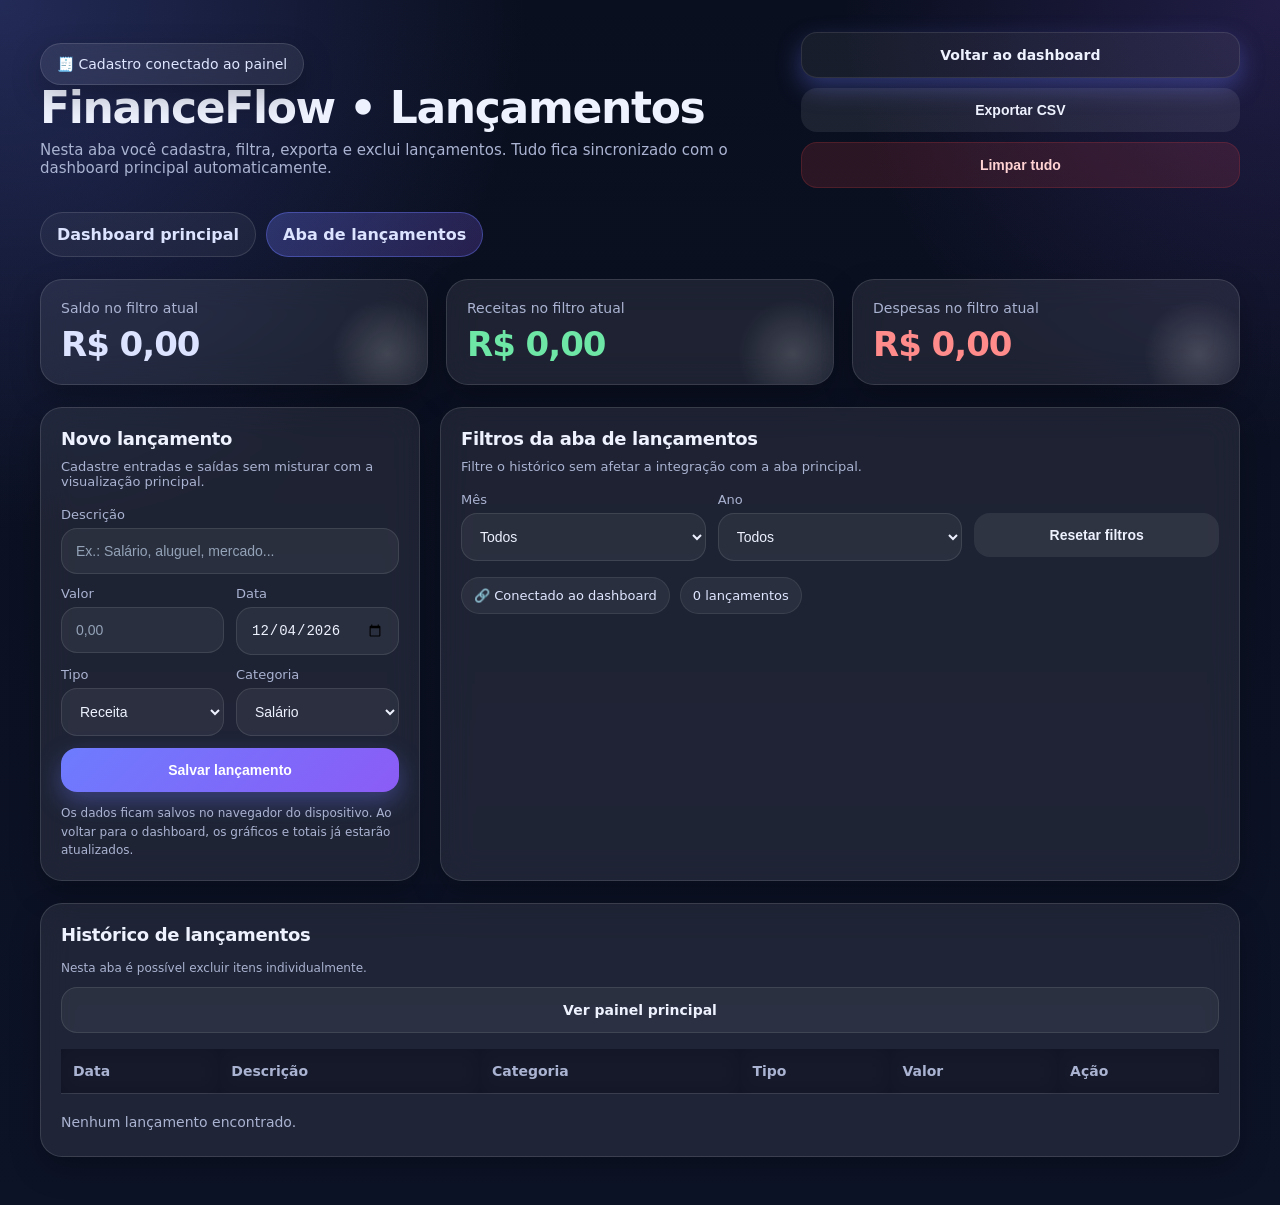
<file: lancamentos.html>
<!DOCTYPE html>
<html lang="pt-BR">
<head>
  <meta charset="UTF-8" />
  <meta name="viewport" content="width=device-width, initial-scale=1.0" />
  <title>FinanceFlow - Lançamentos</title>
  <link rel="stylesheet" href="style.css" />
  <script src="app.js" defer></script>

  <link rel="manifest" href="manifest.json">
  <meta name="theme-color" content="#6d7cff">
</head>
<body data-page="lancamentos">
  <div class="container">
    <section class="hero">
      <div>
        <div class="hero-badge">🧾 Cadastro conectado ao painel</div>
        <h1>FinanceFlow • Lançamentos</h1>
        <p>
          Nesta aba você cadastra, filtra, exporta e exclui lançamentos.
          Tudo fica sincronizado com o dashboard principal automaticamente.
        </p>
      </div>
      <div class="toolbar">
        <a class="btn btn-primary" href="index.html">Voltar ao dashboard</a>
        <button class="btn btn-secondary" id="exportCsvBtn" type="button">Exportar CSV</button>
        <button class="btn btn-danger" id="clearAllBtn" type="button">Limpar tudo</button>
      </div>
    </section>

    <nav class="nav-tabs" aria-label="Navegação principal">
      <a class="nav-tab" href="index.html">Dashboard principal</a>
      <a class="nav-tab active" href="lancamentos.html">Aba de lançamentos</a>
    </nav>

    <section class="grid-cards">
      <div class="card stat-card">
        <div class="label">Saldo no filtro atual</div>
        <div class="value neutral" id="saldoTotal">R$ 0,00</div>
      </div>

      <div class="card stat-card">
        <div class="label">Receitas no filtro atual</div>
        <div class="value positive" id="receitasTotal">R$ 0,00</div>
      </div>

      <div class="card stat-card">
        <div class="label">Despesas no filtro atual</div>
        <div class="value negative" id="despesasTotal">R$ 0,00</div>
      </div>
    </section>

    <section class="main-grid single">
      <div class="card">
        <h2 class="section-title">Novo lançamento</h2>
        <p class="section-subtitle">Cadastre entradas e saídas sem misturar com a visualização principal.</p>

        <form id="transactionForm">
          <div>
            <label for="description">Descrição</label>
            <input id="description" type="text" placeholder="Ex.: Salário, aluguel, mercado..." required />
          </div>

          <div class="row-2">
            <div>
              <label for="amount">Valor</label>
              <input id="amount" type="number" step="0.01" min="0.01" placeholder="0,00" required />
            </div>
            <div>
              <label for="date">Data</label>
              <input id="date" type="date" required />
            </div>
          </div>

          <div class="row-2">
            <div>
              <label for="type">Tipo</label>
              <select id="type" required>
                <option value="receita">Receita</option>
                <option value="despesa">Despesa</option>
              </select>
            </div>
            <div>
              <label for="category">Categoria</label>
              <select id="category" required></select>
            </div>
          </div>

          <button class="btn btn-primary" type="submit">Salvar lançamento</button>
        </form>

        <div id="successBanner" class="success-banner"></div>

        <div class="mini-note" style="margin-top: 12px;">
          Os dados ficam salvos no navegador do dispositivo. Ao voltar para o dashboard,
          os gráficos e totais já estarão atualizados.
        </div>
      </div>

      <div class="card">
        <h2 class="section-title">Filtros da aba de lançamentos</h2>
        <p class="section-subtitle">Filtre o histórico sem afetar a integração com a aba principal.</p>

        <div class="row-3">
          <div>
            <label for="filterMonth">Mês</label>
            <select id="filterMonth">
              <option value="">Todos</option>
              <option value="0">Janeiro</option>
              <option value="1">Fevereiro</option>
              <option value="2">Março</option>
              <option value="3">Abril</option>
              <option value="4">Maio</option>
              <option value="5">Junho</option>
              <option value="6">Julho</option>
              <option value="7">Agosto</option>
              <option value="8">Setembro</option>
              <option value="9">Outubro</option>
              <option value="10">Novembro</option>
              <option value="11">Dezembro</option>
            </select>
          </div>

          <div>
            <label for="filterYear">Ano</label>
            <select id="filterYear">
              <option value="">Todos</option>
            </select>
          </div>

          <div>
            <label>&nbsp;</label>
            <button class="btn btn-secondary" id="resetFiltersBtn" type="button">Resetar filtros</button>
          </div>
        </div>

        <div class="summary-inline">
          <span class="pill">🔗 Conectado ao dashboard</span>
          <span class="pill" id="quantidadeLancamentos">0 lançamentos</span>
        </div>
      </div>
    </section>

    <section class="card list-card">
      <div class="table-actions">
        <div>
          <h2 class="section-title">Histórico de lançamentos</h2>
          <div class="inline-note">Nesta aba é possível excluir itens individualmente.</div>
        </div>
        <a class="btn btn-ghost" href="index.html">Ver painel principal</a>
      </div>

      <div class="table-wrap">
        <table>
          <thead>
            <tr>
              <th>Data</th>
              <th>Descrição</th>
              <th>Categoria</th>
              <th>Tipo</th>
              <th>Valor</th>
              <th>Ação</th>
            </tr>
          </thead>
          <tbody id="transactionsTableBody"></tbody>
        </table>
      </div>
      <div id="emptyState" class="empty" style="display:none;">Nenhum lançamento encontrado.</div>
    </section>
  </div>
</body>
</html>
</file>
<file: style.css>
:root {
  --bg: #0b1020;
  --bg-soft: #121933;
  --card: rgba(255,255,255,0.08);
  --card-strong: rgba(255,255,255,0.12);
  --border: rgba(255,255,255,0.12);
  --text: #eef2ff;
  --muted: #aab3d1;
  --primary: #6d7cff;
  --primary-2: #8b5cf6;
  --success: #22c55e;
  --danger: #ef4444;
  --warning: #f59e0b;
  --shadow: 0 12px 30px rgba(0,0,0,0.25);
  --radius: 22px;
}

* { box-sizing: border-box; }

html { scroll-behavior: smooth; }

body {
  margin: 0;
  font-family: Inter, ui-sans-serif, system-ui, -apple-system, Segoe UI, Roboto, Arial, sans-serif;
  background:
    radial-gradient(circle at top left, rgba(109,124,255,0.25), transparent 30%),
    radial-gradient(circle at top right, rgba(139,92,246,0.18), transparent 25%),
    linear-gradient(180deg, #0a0f1f 0%, #0d1327 100%);
  color: var(--text);
  min-height: 100vh;
}

.container {
  width: min(1200px, calc(100% - 32px));
  margin: 32px auto 48px;
}

.hero {
  display: flex;
  justify-content: space-between;
  align-items: center;
  gap: 20px;
  margin-bottom: 24px;
  flex-wrap: wrap;
}

.hero h1 {
  margin: 0;
  font-size: clamp(28px, 4vw, 44px);
  line-height: 1.05;
  letter-spacing: -0.03em;
}

.hero p {
  margin: 10px 0 0;
  color: var(--muted);
  max-width: 720px;
  font-size: 15px;
}

.hero-badge {
  display: inline-flex;
  align-items: center;
  gap: 10px;
  padding: 12px 16px;
  border: 1px solid var(--border);
  background: var(--card);
  border-radius: 999px;
  backdrop-filter: blur(16px);
  box-shadow: var(--shadow);
  color: #dfe6ff;
  font-size: 14px;
}

.toolbar {
  display: flex;
  gap: 10px;
  flex-wrap: wrap;
}

.grid-cards {
  display: grid;
  grid-template-columns: repeat(3, 1fr);
  gap: 18px;
  margin-bottom: 22px;
}

.card {
  background: var(--card);
  border: 1px solid var(--border);
  border-radius: var(--radius);
  padding: 20px;
  backdrop-filter: blur(16px);
  box-shadow: var(--shadow);
}

.stat-card {
  position: relative;
  overflow: hidden;
}

.stat-card::after {
  content: "";
  position: absolute;
  inset: auto -20px -30px auto;
  width: 120px;
  height: 120px;
  background: radial-gradient(circle, rgba(255,255,255,0.16), transparent 65%);
  pointer-events: none;
}

.section-title {
  margin: 0 0 14px;
  font-size: 18px;
  font-weight: 700;
  letter-spacing: -0.02em;
}

.section-subtitle {
  margin: -4px 0 18px;
  color: var(--muted);
  font-size: 13px;
}

.label {
  color: var(--muted);
  font-size: 14px;
  margin-bottom: 8px;
}

.value {
  font-size: clamp(24px, 3vw, 34px);
  font-weight: 800;
  letter-spacing: -0.03em;
}

.positive { color: #6ee7a6; }
.negative { color: #ff8b8b; }
.neutral { color: #dbe3ff; }

.main-grid {
  display: grid;
  grid-template-columns: 1fr 1fr;
  gap: 20px;
  margin-bottom: 22px;
}

.main-grid.single {
  grid-template-columns: 380px 1fr;
}

form {
  display: grid;
  gap: 12px;
}

.row-2 {
  display: grid;
  grid-template-columns: 1fr 1fr;
  gap: 12px;
}

.row-3 {
  display: grid;
  grid-template-columns: repeat(3, 1fr);
  gap: 12px;
}

label {
  display: block;
  font-size: 13px;
  color: var(--muted);
  margin-bottom: 6px;
}

input, select, button, a.btn {
  width: 100%;
  border: 1px solid rgba(255,255,255,0.1);
  outline: none;
  background: rgba(255,255,255,0.06);
  color: var(--text);
  border-radius: 16px;
  padding: 14px 14px;
  font-size: 14px;
  transition: 0.2s ease;
  text-decoration: none;
}

input:focus, select:focus {
  border-color: rgba(109,124,255,0.8);
  box-shadow: 0 0 0 4px rgba(109,124,255,0.15);
}

input::placeholder {
  color: #94a3b8;
}

.btn {
  cursor: pointer;
  font-weight: 700;
  border: none;
  display: inline-flex;
  justify-content: center;
  align-items: center;
}

.btn-primary {
  background: linear-gradient(135deg, var(--primary), var(--primary-2));
  color: white;
  box-shadow: 0 10px 24px rgba(109,124,255,0.35);
}

.btn-primary:hover,
.btn-secondary:hover,
.btn-danger:hover,
.btn-ghost:hover {
  transform: translateY(-1px);
  filter: brightness(1.05);
}

.btn-secondary {
  background: rgba(255,255,255,0.08);
  color: var(--text);
}

.btn-danger {
  background: rgba(239,68,68,0.14);
  color: #ffd3d3;
  border: 1px solid rgba(239,68,68,0.18);
}

.btn-ghost {
  background: rgba(255,255,255,0.03);
  color: #dbe3ff;
  border: 1px solid rgba(255,255,255,0.1);
}

.nav-tabs {
  display: flex;
  gap: 10px;
  flex-wrap: wrap;
  margin-bottom: 22px;
}

.nav-tab {
  padding: 12px 16px;
  border-radius: 999px;
  border: 1px solid var(--border);
  background: rgba(255,255,255,0.05);
  color: #dbe3ff;
  text-decoration: none;
  font-weight: 700;
}

.nav-tab.active {
  background: linear-gradient(135deg, rgba(109,124,255,0.28), rgba(139,92,246,0.22));
  border-color: rgba(109,124,255,0.4);
}

.charts-grid {
  display: grid;
  grid-template-columns: 1fr 1fr;
  gap: 20px;
  margin-bottom: 22px;
}

.chart-card canvas {
  width: 100% !important;
  height: 320px !important;
}

.full { grid-column: 1 / -1; }

.list-card { overflow: hidden; }
.table-wrap { overflow-x: auto; }

.table-actions {
  display: flex;
  gap: 10px;
  justify-content: space-between;
  align-items: center;
  margin-bottom: 16px;
  flex-wrap: wrap;
}

.inline-note,
.mini-note {
  color: var(--muted);
  font-size: 12px;
  line-height: 1.55;
}

.summary-inline {
  display: flex;
  gap: 10px;
  flex-wrap: wrap;
  margin-top: 16px;
}

.pill {
  display: inline-flex;
  align-items: center;
  gap: 8px;
  padding: 10px 12px;
  border-radius: 999px;
  background: rgba(255,255,255,0.06);
  border: 1px solid rgba(255,255,255,0.08);
  color: #dfe6ff;
  font-size: 13px;
}

table {
  width: 100%;
  border-collapse: collapse;
}

th, td {
  padding: 14px 12px;
  text-align: left;
  border-bottom: 1px solid rgba(255,255,255,0.08);
  font-size: 14px;
  white-space: nowrap;
}

th {
  color: var(--muted);
  font-weight: 600;
  position: sticky;
  top: 0;
  background: rgba(10,15,31,0.7);
  backdrop-filter: blur(10px);
}

.tag {
  display: inline-flex;
  align-items: center;
  padding: 7px 10px;
  border-radius: 999px;
  font-size: 12px;
  font-weight: 700;
}

.tag-income {
  color: #bbf7d0;
  background: rgba(34,197,94,0.14);
  border: 1px solid rgba(34,197,94,0.18);
}

.tag-expense {
  color: #fecaca;
  background: rgba(239,68,68,0.14);
  border: 1px solid rgba(239,68,68,0.18);
}

.empty {
  padding: 20px 0 6px;
  color: var(--muted);
  font-size: 14px;
}

.danger-link {
  background: transparent;
  border: none;
  color: #ff9b9b;
  cursor: pointer;
  padding: 0;
  font-weight: 700;
}

.success-banner {
  display: none;
  margin-top: 10px;
  padding: 12px 14px;
  border-radius: 14px;
  background: rgba(34,197,94,0.12);
  border: 1px solid rgba(34,197,94,0.18);
  color: #c7f9d6;
  font-size: 13px;
}

.success-banner.show {
  display: block;
}

@media (max-width: 980px) {
  .grid-cards,
  .main-grid,
  .main-grid.single,
  .charts-grid,
  .row-2,
  .row-3 {
    grid-template-columns: 1fr;
  }

  .chart-card canvas {
    height: 280px !important;
  }
}
</file>
